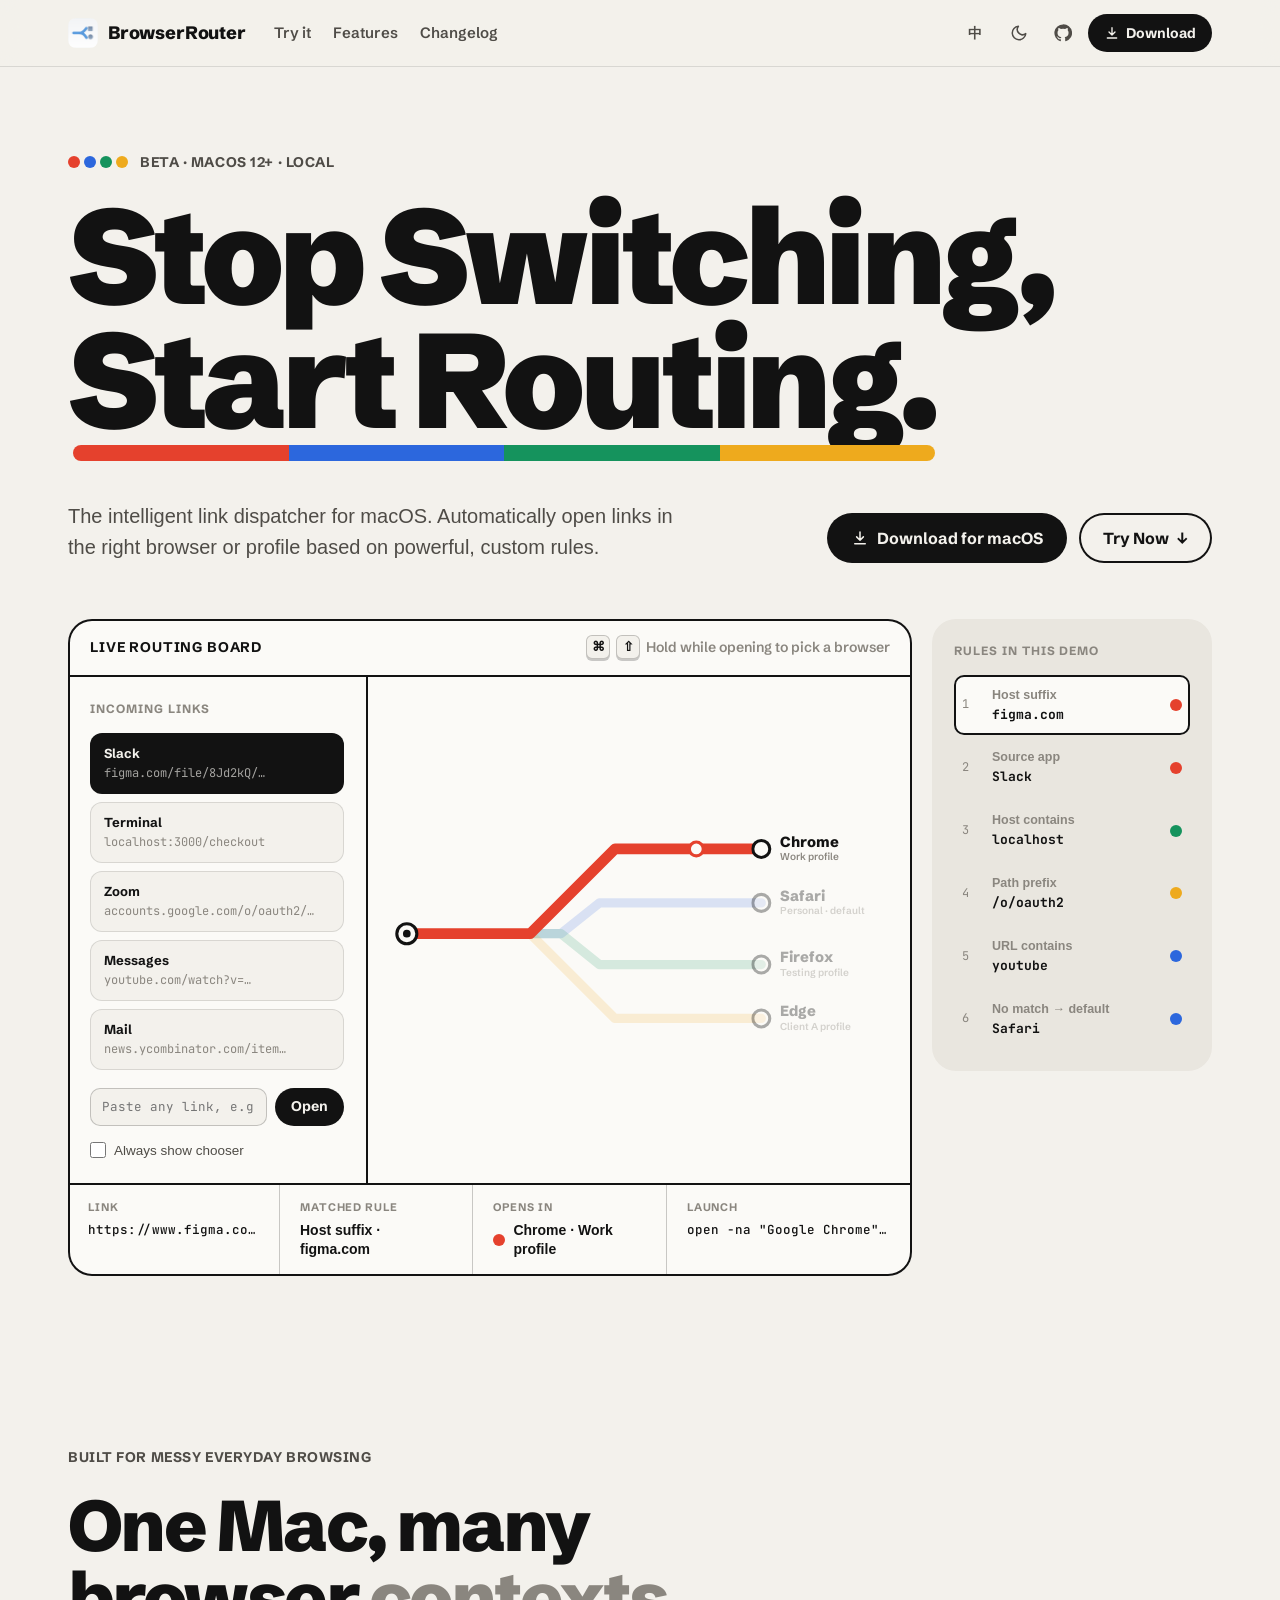
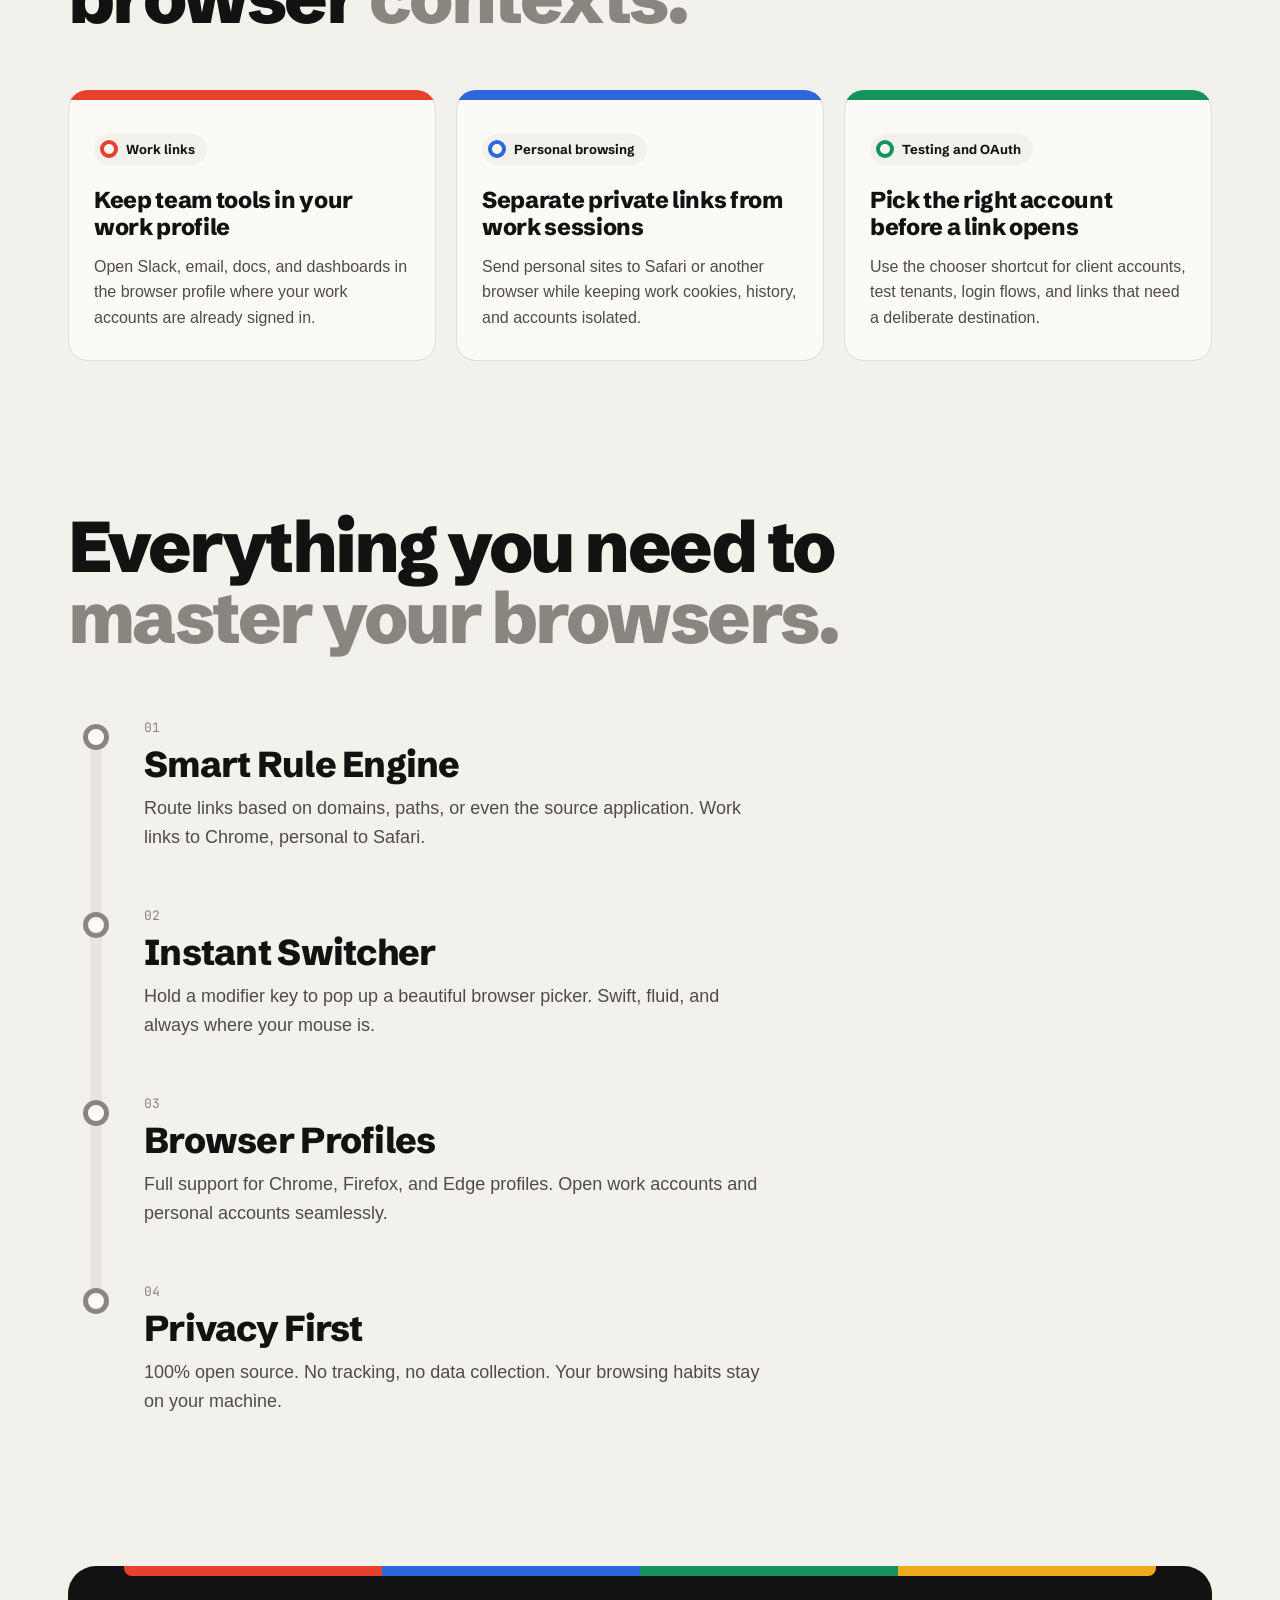
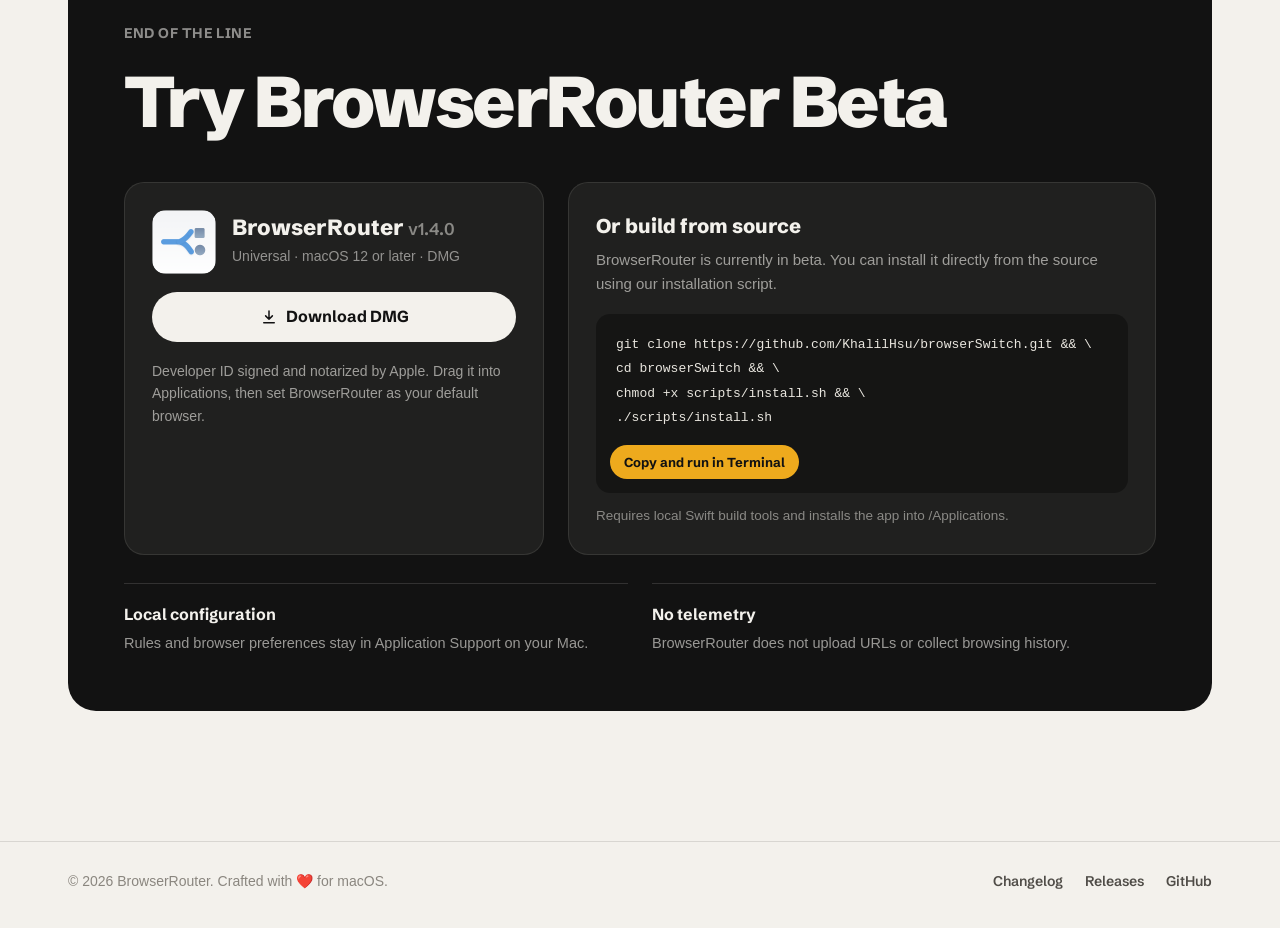
<file: index.html>
<!DOCTYPE html>
<html lang="en">
<head>
  <meta charset="UTF-8">
  <meta name="viewport" content="width=device-width, initial-scale=1.0">
  <title>BrowserRouter - Route Every Link to the Right Browser on macOS</title>
  <meta name="description" content="BrowserRouter is a local-first macOS link router that opens work, personal, OAuth, and testing links in the right browser or profile using custom rules.">
  <meta name="application-name" content="BrowserRouter">
  <meta name="apple-mobile-web-app-title" content="BrowserRouter">
  <meta name="theme-color" content="#f3f1ec" media="(prefers-color-scheme: light)">
  <meta name="theme-color" content="#111113" media="(prefers-color-scheme: dark)">
  <meta name="robots" content="index, follow">
  <link rel="canonical" href="https://khalilhsu.github.io/browserSwitch/">

  <meta property="og:type" content="website">
  <meta property="og:url" content="https://khalilhsu.github.io/browserSwitch/">
  <meta property="og:site_name" content="BrowserRouter">
  <meta property="og:title" content="BrowserRouter - Route Every Link to the Right Browser on macOS">
  <meta property="og:description" content="A local-first macOS utility for opening links in the right browser or profile based on your rules. Built for work, personal, testing, and account-separated workflows.">
  <meta property="og:image" content="https://khalilhsu.github.io/browserSwitch/assets/hero.jpg">
  <meta property="og:image:width" content="1024">
  <meta property="og:image:height" content="1024">
  <meta property="og:image:alt" content="BrowserRouter routes links to Safari, Chrome, Firefox, and Edge.">

  <meta property="twitter:card" content="summary_large_image">
  <meta property="twitter:url" content="https://khalilhsu.github.io/browserSwitch/">
  <meta property="twitter:title" content="BrowserRouter - Route Every Link to the Right Browser on macOS">
  <meta property="twitter:description" content="Open work, personal, OAuth, and testing links in the right macOS browser or profile with local custom rules.">
  <meta property="twitter:image" content="https://khalilhsu.github.io/browserSwitch/assets/hero.jpg">
  <meta property="twitter:image:alt" content="BrowserRouter routes links to Safari, Chrome, Firefox, and Edge.">

  <link rel="icon" type="image/png" href="assets/app-icon.png">
  <link rel="apple-touch-icon" href="assets/app-icon.png">

  <script>
    (function () {
      var saved = null;
      try { saved = localStorage.getItem('theme'); } catch (e) {}
      if (saved === 'light' || saved === 'dark') document.documentElement.setAttribute('data-theme', saved);
    })();
  </script>
  <link rel="preconnect" href="https://fonts.googleapis.com">
  <link rel="preconnect" href="https://fonts.gstatic.com" crossorigin>
  <link href="https://fonts.googleapis.com/css2?family=Schibsted+Grotesk:wght@400;500;600;700;800;900&family=JetBrains+Mono:wght@400;500;700&display=swap" rel="stylesheet">
  <link rel="stylesheet" href="style.css?v=40">
  <script type="application/ld+json">
  {
    "@context": "https://schema.org",
    "@type": "SoftwareApplication",
    "name": "BrowserRouter",
    "applicationCategory": "UtilitiesApplication",
    "operatingSystem": "macOS 12 or newer",
    "description": "A local-first macOS utility that routes links to the right browser or browser profile using custom rules.",
    "url": "https://khalilhsu.github.io/browserSwitch/",
    "codeRepository": "https://github.com/KhalilHsu/browserSwitch",
    "license": "https://github.com/KhalilHsu/browserSwitch/blob/main/LICENSE",
    "softwareVersion": "1.4.0"
  }
  </script>
</head>

<body>
  <header class="nav">
    <div class="wrap nav-inner">
      <a href="#top" class="brand">
        <img src="assets/app-icon.png" alt="" width="30" height="30">
        <span>BrowserRouter</span>
      </a>
      <nav class="nav-links">
        <a href="#board" data-i18n="nav-demo">Try it</a>
        <a href="#features" data-i18n="nav-features">Features</a>
        <a href="changelog.html" data-i18n="nav-changelog">Changelog</a>
      </nav>
      <div class="nav-tools">
        <button type="button" class="tool" id="lang-toggle" aria-label="Switch language">中</button>
        <button type="button" class="tool" id="theme-toggle" aria-label="Toggle theme">
          <svg class="i-moon" width="18" height="18" viewBox="0 0 24 24" fill="none" stroke="currentColor" stroke-width="2" stroke-linecap="round" stroke-linejoin="round"><path d="M21 12.8A9 9 0 1 1 11.2 3a7 7 0 0 0 9.8 9.8Z"/></svg>
          <svg class="i-sun" width="18" height="18" viewBox="0 0 24 24" fill="none" stroke="currentColor" stroke-width="2" stroke-linecap="round"><circle cx="12" cy="12" r="4.5"/><path d="M12 1.5v2.5M12 20v2.5M4.6 4.6l1.8 1.8M17.6 17.6l1.8 1.8M1.5 12H4M20 12h2.5M4.6 19.4l1.8-1.8M17.6 6.4l1.8-1.8"/></svg>
        </button>
        <a class="tool" href="https://github.com/KhalilHsu/browserSwitch" target="_blank" rel="noopener noreferrer" aria-label="GitHub">
          <svg width="18" height="18" viewBox="0 0 24 24" fill="currentColor"><path d="M12 .5a11.5 11.5 0 0 0-3.64 22.41c.58.1.79-.25.79-.56v-2c-3.2.7-3.88-1.37-3.88-1.37-.52-1.33-1.28-1.69-1.28-1.69-1.05-.72.08-.7.08-.7 1.16.08 1.77 1.19 1.77 1.19 1.03 1.77 2.7 1.26 3.36.96.1-.75.4-1.26.73-1.55-2.55-.29-5.24-1.28-5.24-5.68 0-1.26.45-2.28 1.19-3.08-.12-.29-.52-1.46.11-3.05 0 0 .97-.31 3.17 1.18a11 11 0 0 1 5.77 0c2.2-1.49 3.17-1.18 3.17-1.18.63 1.59.23 2.76.11 3.05.74.8 1.19 1.82 1.19 3.08 0 4.41-2.69 5.38-5.26 5.67.41.36.78 1.06.78 2.14v3.17c0 .31.21.67.8.56A11.5 11.5 0 0 0 12 .5Z"/></svg>
        </a>
        <a class="btn btn-ink btn-sm" href="https://github.com/KhalilHsu/browserSwitch/releases/download/v1.4.0/BrowserRouter-1.4.0.dmg" data-release-link>
          <svg width="16" height="16" viewBox="0 0 24 24" fill="none" stroke="currentColor" stroke-width="2" stroke-linecap="round" stroke-linejoin="round"><path d="M12 4v11m0 0-4.5-4.5M12 15l4.5-4.5M5 19.5h14"/></svg>
          <span data-i18n="nav-download">Download</span>
        </a>
      </div>
    </div>
  </header>

  <main id="top">
    <!-- Hero -->
    <section class="hero wrap">
      <p class="kicker"><span class="line-dots" aria-hidden="true"><i class="c-red"></i><i class="c-blue"></i><i class="c-green"></i><i class="c-yellow"></i></span><span data-i18n="hero-tag">Beta · macOS 12+ · Local</span></p>
      <h1 class="hero-title">
        <span class="ht-a" data-i18n="hero-title">Stop Switching,</span>
        <span class="ht-b" data-i18n="hero-title-gradient">Start Routing.</span>
      </h1>
      <div class="hero-foot">
        <p class="lead" data-i18n="hero-desc">The intelligent link dispatcher for macOS. Automatically open links in the right browser or profile based on powerful, custom rules.</p>
        <div class="hero-ctas">
          <a class="btn btn-ink" href="https://github.com/KhalilHsu/browserSwitch/releases/download/v1.4.0/BrowserRouter-1.4.0.dmg" data-release-link>
            <svg width="18" height="18" viewBox="0 0 24 24" fill="none" stroke="currentColor" stroke-width="2" stroke-linecap="round" stroke-linejoin="round"><path d="M12 4v11m0 0-4.5-4.5M12 15l4.5-4.5M5 19.5h14"/></svg>
            <span data-i18n="hero-download">Download for macOS</span>
          </a>
          <a class="btn btn-line" href="#board"><span data-i18n="hero-cta">Try Now</span> <span aria-hidden="true">↓</span></a>
        </div>
      </div>
    </section>

    <!-- Routing board -->
    <section class="board-wrap wrap" id="board">
      <div class="board">
        <div class="board-head">
          <span class="board-title" data-i18n="board-title">Live routing board</span>
          <span class="board-status" id="chooser-status">
            <kbd>⌘</kbd><kbd>⇧</kbd> <span data-i18n="board-chooser-hint">Hold while opening to pick a browser</span>
          </span>
        </div>

        <div class="board-body">
          <div class="board-left">
            <p class="board-label" data-i18n="board-incoming">Incoming links</p>
            <div class="chips" id="chips">
              <button type="button" class="chip" data-app="Slack" data-url="https://www.figma.com/file/8Jd2kQ/onboarding-v3"><span class="chip-app">Slack</span><span class="chip-url">figma.com/file/8Jd2kQ/…</span></button>
              <button type="button" class="chip" data-app="Terminal" data-url="http://localhost:3000/checkout?debug=1"><span class="chip-app">Terminal</span><span class="chip-url">localhost:3000/checkout</span></button>
              <button type="button" class="chip" data-app="Zoom" data-url="https://accounts.google.com/o/oauth2/v2/auth?client_id=acme"><span class="chip-app">Zoom</span><span class="chip-url">accounts.google.com/o/oauth2/…</span></button>
              <button type="button" class="chip" data-app="Messages" data-url="https://www.youtube.com/watch?v=dQw4w9WgXcQ"><span class="chip-app">Messages</span><span class="chip-url">youtube.com/watch?v=…</span></button>
              <button type="button" class="chip" data-app="Mail" data-url="https://news.ycombinator.com/item?id=4012"><span class="chip-app">Mail</span><span class="chip-url">news.ycombinator.com/item…</span></button>
            </div>
            <form class="url-form" id="url-form" autocomplete="off">
              <label class="sr-only" for="url-input" data-i18n="board-input-label">Paste any link</label>
              <input id="url-input" type="text" inputmode="url" spellcheck="false" placeholder="https://" data-i18n-placeholder="board-input-ph">
              <button type="submit" class="btn btn-ink btn-sm" data-i18n="board-open">Open</button>
            </form>
            <label class="always">
              <input type="checkbox" id="always-chooser">
              <span data-i18n="board-always">Always show chooser</span>
            </label>
          </div>

          <div class="board-map">
            <svg id="route-map" viewBox="0 0 680 360" role="img" aria-label="Route map">
              <g class="rails">
                <path id="r-work" class="rail c-red" d="M40 180 H200 L310 70 H500"/>
                <path id="r-personal" class="rail c-blue" d="M40 180 H240 L290 140 H500"/>
                <path id="r-testing" class="rail c-green" d="M40 180 H240 L290 220 H500"/>
                <path id="r-client" class="rail c-yellow" d="M40 180 H200 L310 290 H500"/>
              </g>
              <circle class="origin" cx="40" cy="180" r="13"/>
              <circle class="origin-core" cx="40" cy="180" r="5"/>
              <g class="stations">
                <g class="station" data-route="work" transform="translate(500 70)"><circle r="11"/><text x="24" y="-3" class="st-name">Chrome</text><text x="24" y="15" class="st-sub" data-i18n="st-work">Work profile</text></g>
                <g class="station" data-route="personal" transform="translate(500 140)"><circle r="11"/><text x="24" y="-3" class="st-name">Safari</text><text x="24" y="15" class="st-sub" data-i18n="st-personal">Personal · default</text></g>
                <g class="station" data-route="testing" transform="translate(500 220)"><circle r="11"/><text x="24" y="-3" class="st-name">Firefox</text><text x="24" y="15" class="st-sub" data-i18n="st-testing">Testing profile</text></g>
                <g class="station" data-route="client" transform="translate(500 290)"><circle r="11"/><text x="24" y="-3" class="st-name">Edge</text><text x="24" y="15" class="st-sub" data-i18n="st-client">Client A profile</text></g>
              </g>
              <circle id="train" class="train" r="9" cx="40" cy="180"/>
            </svg>
          </div>
        </div>

        <div class="board-result" id="result" aria-live="polite">
          <div class="res-col">
            <span class="res-k" data-i18n="res-link">Link</span>
            <span class="res-v mono" id="res-url">—</span>
          </div>
          <div class="res-col">
            <span class="res-k" data-i18n="res-rule">Matched rule</span>
            <span class="res-v" id="res-rule">—</span>
          </div>
          <div class="res-col">
            <span class="res-k" data-i18n="res-dest">Opens in</span>
            <span class="res-v" id="res-dest">—</span>
          </div>
          <div class="res-col res-cmd">
            <span class="res-k" data-i18n="res-args">Launch</span>
            <code class="res-v mono" id="res-args">—</code>
          </div>
        </div>

        <!-- Chooser popover -->
        <div class="chooser" id="chooser" role="menu" hidden>
          <p class="chooser-url mono" id="chooser-url"></p>
          <button type="button" role="menuitem" data-route="work"><i class="c-red"></i>Chrome <span data-i18n="st-work">Work profile</span></button>
          <button type="button" role="menuitem" data-route="personal"><i class="c-blue"></i>Safari <span data-i18n="st-personal">Personal · default</span></button>
          <button type="button" role="menuitem" data-route="testing"><i class="c-green"></i>Firefox <span data-i18n="st-testing">Testing profile</span></button>
          <button type="button" role="menuitem" data-route="client"><i class="c-yellow"></i>Edge <span data-i18n="st-client">Client A profile</span></button>
        </div>
      </div>

      <div class="rules">
        <p class="board-label" data-i18n="rules-title">Rules in this demo</p>
        <ol class="rule-list">
          <li><span class="rt" data-i18n="rule-host-suffix">Host suffix</span><code>figma.com</code><i class="c-red"></i></li>
          <li><span class="rt" data-i18n="rule-source">Source app</span><code>Slack</code><i class="c-red"></i></li>
          <li><span class="rt" data-i18n="rule-host-contains">Host contains</span><code>localhost</code><i class="c-green"></i></li>
          <li><span class="rt" data-i18n="rule-path">Path prefix</span><code>/o/oauth2</code><i class="c-yellow"></i></li>
          <li><span class="rt" data-i18n="rule-url">URL contains</span><code>youtube</code><i class="c-blue"></i></li>
          <li><span class="rt" data-i18n="rule-default">No match → default</span><code>Safari</code><i class="c-blue"></i></li>
        </ol>
      </div>
    </section>

    <!-- Use cases -->
    <section class="section wrap" aria-labelledby="use-cases-title">
      <p class="kicker" data-i18n="use-kicker">Built for messy everyday browsing</p>
      <h2 id="use-cases-title" class="h2"><span data-i18n="use-title">One Mac, many browser</span> <span class="hl" data-i18n="use-title-gradient">contexts.</span></h2>
      <div class="lines">
        <article class="line-card" style="--c: var(--red)">
          <span class="line-tag"><i></i><span data-i18n="use1-label">Work links</span></span>
          <h3 data-i18n="use1-title">Keep team tools in your work profile</h3>
          <p data-i18n="use1-desc">Open Slack, email, docs, and dashboards in the browser profile where your work accounts are already signed in.</p>
        </article>
        <article class="line-card" style="--c: var(--blue)">
          <span class="line-tag"><i></i><span data-i18n="use2-label">Personal browsing</span></span>
          <h3 data-i18n="use2-title">Separate private links from work sessions</h3>
          <p data-i18n="use2-desc">Send personal sites to Safari or another browser while keeping work cookies, history, and accounts isolated.</p>
        </article>
        <article class="line-card" style="--c: var(--green)">
          <span class="line-tag"><i></i><span data-i18n="use3-label">Testing and OAuth</span></span>
          <h3 data-i18n="use3-title">Pick the right account before a link opens</h3>
          <p data-i18n="use3-desc">Use the chooser shortcut for client accounts, test tenants, login flows, and links that need a deliberate destination.</p>
        </article>
      </div>
    </section>

    <!-- Features as a transit line -->
    <section class="section wrap" id="features">
      <h2 class="h2"><span data-i18n="feature-title">Everything you need to</span> <span class="hl" data-i18n="feature-title-gradient">master your browsers.</span></h2>
      <ol class="stops" id="stops">
        <li class="stop">
          <span class="stop-no">01</span>
          <div>
            <h3 data-i18n="feat1-title">Smart Rule Engine</h3>
            <p data-i18n="feat1-desc">Route links based on domains, paths, or even the source application. Work links to Chrome, personal to Safari.</p>
          </div>
        </li>
        <li class="stop">
          <span class="stop-no">02</span>
          <div>
            <h3 data-i18n="feat2-title">Instant Switcher</h3>
            <p data-i18n="feat2-desc">Hold a modifier key to pop up a beautiful browser picker. Swift, fluid, and always where your mouse is.</p>
          </div>
        </li>
        <li class="stop">
          <span class="stop-no">03</span>
          <div>
            <h3 data-i18n="feat4-title">Browser Profiles</h3>
            <p data-i18n="feat4-desc">Full support for Chrome, Firefox, and Edge profiles. Open work accounts and personal accounts seamlessly.</p>
          </div>
        </li>
        <li class="stop">
          <span class="stop-no">04</span>
          <div>
            <h3 data-i18n="feat3-title">Privacy First</h3>
            <p data-i18n="feat3-desc">100% open source. No tracking, no data collection. Your browsing habits stay on your machine.</p>
          </div>
        </li>
      </ol>
    </section>

    <!-- Install -->
    <section class="section wrap" id="try-beta">
      <div class="terminus">
        <div class="terminus-head">
          <p class="kicker kicker-light"><span data-i18n="terminus-kicker">End of the line</span></p>
          <h2 class="h2" data-i18n="cta-title">Try BrowserRouter Beta</h2>
        </div>
        <div class="terminus-grid">
          <div class="dl">
            <img src="assets/app-icon.png" alt="" width="64" height="64">
            <div>
              <p class="dl-name">BrowserRouter <span data-release-version>v1.4.0</span></p>
              <p class="dl-meta"><span data-i18n="dl-meta">Universal · macOS 12 or later</span> · <span data-release-size>DMG</span></p>
            </div>
            <a class="btn btn-paper" href="https://github.com/KhalilHsu/browserSwitch/releases/download/v1.4.0/BrowserRouter-1.4.0.dmg" data-release-link>
              <svg width="18" height="18" viewBox="0 0 24 24" fill="none" stroke="currentColor" stroke-width="2" stroke-linecap="round" stroke-linejoin="round"><path d="M12 4v11m0 0-4.5-4.5M12 15l4.5-4.5M5 19.5h14"/></svg>
              <span data-i18n="dl-btn">Download DMG</span>
            </a>
            <p class="dl-note" data-i18n="dl-note">Developer ID signed and notarized by Apple. Drag it into Applications, then set BrowserRouter as your default browser.</p>
          </div>
          <div class="src">
            <p class="src-title" data-i18n="src-title">Or build from source</p>
            <p class="src-desc" data-i18n="cta-desc">BrowserRouter is currently in beta. You can install it directly from the source using our installation script.</p>
            <div class="code">
              <pre><code id="install-cmd">git clone https://github.com/KhalilHsu/browserSwitch.git && \
cd browserSwitch && \
chmod +x scripts/install.sh && \
./scripts/install.sh</code></pre>
              <button type="button" class="copy" id="copy-terminal-btn" data-i18n="cta-btn">Copy and run in Terminal</button>
            </div>
            <p class="src-hint" data-i18n="install1-desc">Requires local Swift build tools and installs the app into /Applications.</p>
          </div>
        </div>
        <ul class="facts">
          <li><strong data-i18n="install2-title">Local configuration</strong><span data-i18n="install2-desc">Rules and browser preferences stay in Application Support on your Mac.</span></li>
          <li><strong data-i18n="install3-title">No telemetry</strong><span data-i18n="install3-desc">BrowserRouter does not upload URLs or collect browsing history.</span></li>
        </ul>
      </div>
    </section>
  </main>

  <footer class="footer">
    <div class="wrap footer-inner">
      <p data-i18n="footer-text">&copy; 2026 BrowserRouter. Crafted with ❤️ for macOS.</p>
      <nav>
        <a href="changelog.html" data-i18n="nav-changelog">Changelog</a>
        <a href="https://github.com/KhalilHsu/browserSwitch/releases" target="_blank" rel="noopener noreferrer">Releases</a>
        <a href="https://github.com/KhalilHsu/browserSwitch" target="_blank" rel="noopener noreferrer">GitHub</a>
      </nav>
    </div>
  </footer>

  <script src="i18n.js?v=40"></script>
  <script src="script.js?v=40"></script>
</body>
</html>
</file>
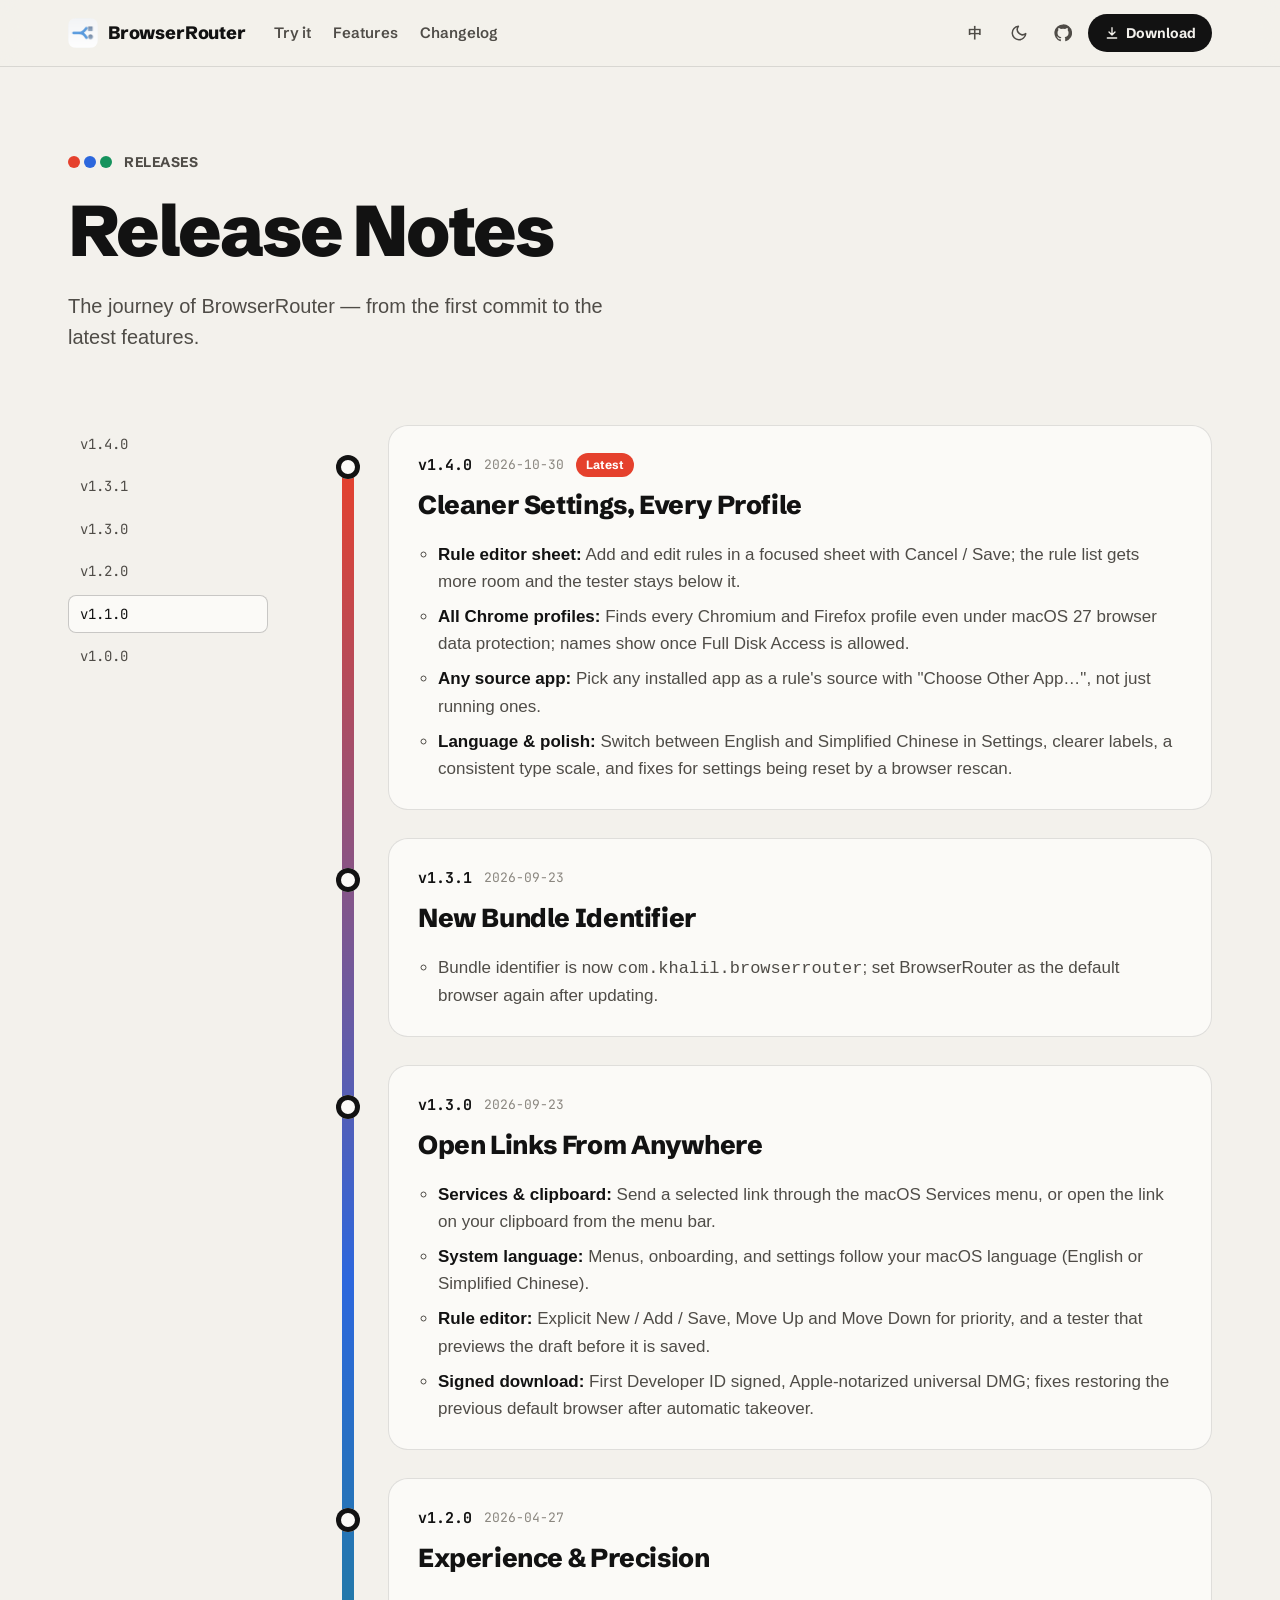
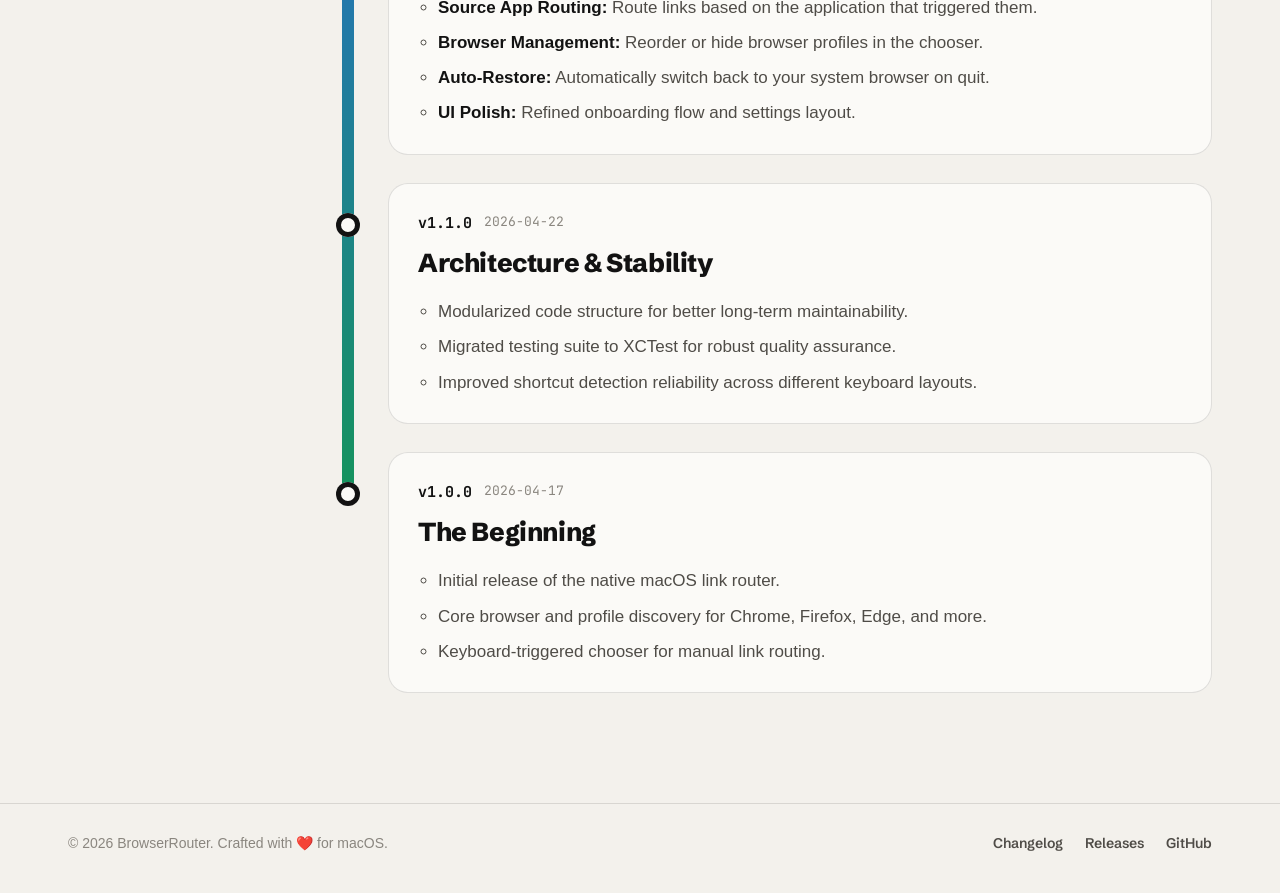
<file: changelog.html>
<!DOCTYPE html>
<html lang="en">
<head>
  <meta charset="UTF-8">
  <meta name="viewport" content="width=device-width, initial-scale=1.0">
  <title>Changelog - BrowserRouter</title>
  <meta name="description" content="Release notes and version history for BrowserRouter.">
  <meta name="theme-color" content="#f3f1ec" media="(prefers-color-scheme: light)">
  <meta name="theme-color" content="#111113" media="(prefers-color-scheme: dark)">
  <link rel="icon" type="image/png" href="assets/app-icon.png">
  <script>
    (function () {
      var saved = null;
      try { saved = localStorage.getItem('theme'); } catch (e) {}
      if (saved === 'light' || saved === 'dark') document.documentElement.setAttribute('data-theme', saved);
    })();
  </script>
  <link rel="preconnect" href="https://fonts.googleapis.com">
  <link rel="preconnect" href="https://fonts.gstatic.com" crossorigin>
  <link href="https://fonts.googleapis.com/css2?family=Schibsted+Grotesk:wght@400;500;600;700;800;900&family=JetBrains+Mono:wght@400;500;700&display=swap" rel="stylesheet">
  <link rel="stylesheet" href="style.css?v=40">
</head>

<body>
  <header class="nav">
    <div class="wrap nav-inner">
      <a href="index.html" class="brand">
        <img src="assets/app-icon.png" alt="" width="30" height="30">
        <span>BrowserRouter</span>
      </a>
      <nav class="nav-links">
        <a href="index.html#board" data-i18n="nav-demo">Try it</a>
        <a href="index.html#features" data-i18n="nav-features">Features</a>
        <a href="changelog.html" data-i18n="nav-changelog">Changelog</a>
      </nav>
      <div class="nav-tools">
        <button type="button" class="tool" id="lang-toggle" aria-label="Switch language">中</button>
        <button type="button" class="tool" id="theme-toggle" aria-label="Toggle theme">
          <svg class="i-moon" width="18" height="18" viewBox="0 0 24 24" fill="none" stroke="currentColor" stroke-width="2" stroke-linecap="round" stroke-linejoin="round"><path d="M21 12.8A9 9 0 1 1 11.2 3a7 7 0 0 0 9.8 9.8Z"/></svg>
          <svg class="i-sun" width="18" height="18" viewBox="0 0 24 24" fill="none" stroke="currentColor" stroke-width="2" stroke-linecap="round"><circle cx="12" cy="12" r="4.5"/><path d="M12 1.5v2.5M12 20v2.5M4.6 4.6l1.8 1.8M17.6 17.6l1.8 1.8M1.5 12H4M20 12h2.5M4.6 19.4l1.8-1.8M17.6 6.4l1.8-1.8"/></svg>
        </button>
        <a class="tool" href="https://github.com/KhalilHsu/browserSwitch" target="_blank" rel="noopener noreferrer" aria-label="GitHub">
          <svg width="18" height="18" viewBox="0 0 24 24" fill="currentColor"><path d="M12 .5a11.5 11.5 0 0 0-3.64 22.41c.58.1.79-.25.79-.56v-2c-3.2.7-3.88-1.37-3.88-1.37-.52-1.33-1.28-1.69-1.28-1.69-1.05-.72.08-.7.08-.7 1.16.08 1.77 1.19 1.77 1.19 1.03 1.77 2.7 1.26 3.36.96.1-.75.4-1.26.73-1.55-2.55-.29-5.24-1.28-5.24-5.68 0-1.26.45-2.28 1.19-3.08-.12-.29-.52-1.46.11-3.05 0 0 .97-.31 3.17 1.18a11 11 0 0 1 5.77 0c2.2-1.49 3.17-1.18 3.17-1.18.63 1.59.23 2.76.11 3.05.74.8 1.19 1.82 1.19 3.08 0 4.41-2.69 5.38-5.26 5.67.41.36.78 1.06.78 2.14v3.17c0 .31.21.67.8.56A11.5 11.5 0 0 0 12 .5Z"/></svg>
        </a>
        <a class="btn btn-ink btn-sm" href="https://github.com/KhalilHsu/browserSwitch/releases/download/v1.4.0/BrowserRouter-1.4.0.dmg" data-release-link>
          <svg width="16" height="16" viewBox="0 0 24 24" fill="none" stroke="currentColor" stroke-width="2" stroke-linecap="round" stroke-linejoin="round"><path d="M12 4v11m0 0-4.5-4.5M12 15l4.5-4.5M5 19.5h14"/></svg>
          <span data-i18n="nav-download">Download</span>
        </a>
      </div>
    </div>
  </header>

  <main id="top">
    <section class="cl-hero wrap">
      <p class="kicker"><span class="line-dots" aria-hidden="true"><i class="c-red"></i><i class="c-blue"></i><i class="c-green"></i></span><span data-i18n="releases-title">Releases</span></p>
      <h1 class="h2" data-i18n="changelog-hero-title">Release Notes</h1>
      <p class="lead" data-i18n="changelog-hero-desc">The journey of BrowserRouter — from the first commit to the latest features.</p>
    </section>

    <section class="cl-layout wrap">
      <nav class="cl-side" aria-label="Versions">
        <a href="#v1-4-0" class="is-current">v1.4.0</a>
        <a href="#v1-3-1">v1.3.1</a>
        <a href="#v1-3-0">v1.3.0</a>
        <a href="#v1-2-0">v1.2.0</a>
        <a href="#v1-1-0">v1.1.0</a>
        <a href="#v1-0-0">v1.0.0</a>
      </nav>
      <ol class="cl-line">
        <li class="cl-item" id="v1-4-0">
          <div class="cl-meta"><span class="cl-ver">v1.4.0</span><span class="cl-date">2026-10-30</span><span class="cl-badge" data-i18n="badge-latest">Latest</span></div>
          <h3 data-i18n="v140-title">Cleaner Settings, Every Profile</h3>
          <ul>
            <li data-i18n="v140-f1"><b>Rule editor sheet:</b> Add and edit rules in a focused sheet with Cancel / Save; the rule list gets more room and the tester stays below it.</li>
            <li data-i18n="v140-f2"><b>All Chrome profiles:</b> Finds every Chromium and Firefox profile even under macOS 27 browser data protection; names show once Full Disk Access is allowed.</li>
            <li data-i18n="v140-f3"><b>Any source app:</b> Pick any installed app as a rule's source with "Choose Other App…", not just running ones.</li>
            <li data-i18n="v140-f4"><b>Language &amp; polish:</b> Switch between English and Simplified Chinese in Settings, clearer labels, a consistent type scale, and fixes for settings being reset by a browser rescan.</li>
          </ul>
        </li>
        <li class="cl-item" id="v1-3-1">
          <div class="cl-meta"><span class="cl-ver">v1.3.1</span><span class="cl-date">2026-09-23</span></div>
          <h3 data-i18n="v131-title">New Bundle Identifier</h3>
          <ul>
            <li data-i18n="v131-f1">Bundle identifier is now <code>com.khalil.browserrouter</code>; set BrowserRouter as the default browser again after updating.</li>
          </ul>
        </li>
        <li class="cl-item" id="v1-3-0">
          <div class="cl-meta"><span class="cl-ver">v1.3.0</span><span class="cl-date">2026-09-23</span></div>
          <h3 data-i18n="v130-title">Open Links From Anywhere</h3>
          <ul>
            <li data-i18n="v130-f1"><b>Services &amp; clipboard:</b> Send a selected link through the macOS Services menu, or open the link on your clipboard from the menu bar.</li>
            <li data-i18n="v130-f2"><b>System language:</b> Menus, onboarding, and settings follow your macOS language (English or Simplified Chinese).</li>
            <li data-i18n="v130-f3"><b>Rule editor:</b> Explicit New / Add / Save, Move Up and Move Down for priority, and a tester that previews the draft before it is saved.</li>
            <li data-i18n="v130-f4"><b>Signed download:</b> First Developer ID signed, Apple-notarized universal DMG; fixes restoring the previous default browser after automatic takeover.</li>
          </ul>
        </li>
        <li class="cl-item" id="v1-2-0">
          <div class="cl-meta"><span class="cl-ver">v1.2.0</span><span class="cl-date">2026-04-27</span></div>
          <h3 data-i18n="v120-title">Experience &amp; Precision</h3>
          <ul>
            <li data-i18n="v120-f1"><b>Source App Routing:</b> Route links based on the application that triggered them.</li>
            <li data-i18n="v120-f2"><b>Browser Management:</b> Reorder or hide browser profiles in the chooser.</li>
            <li data-i18n="v120-f3"><b>Auto-Restore:</b> Automatically switch back to your system browser on quit.</li>
            <li data-i18n="v120-f4"><b>UI Polish:</b> Refined onboarding and settings window layout.</li>
          </ul>
        </li>
        <li class="cl-item" id="v1-1-0">
          <div class="cl-meta"><span class="cl-ver">v1.1.0</span><span class="cl-date">2026-04-22</span></div>
          <h3 data-i18n="v110-title">Architecture &amp; Stability</h3>
          <ul>
            <li data-i18n="v110-f1">Modularized code structure for better long-term maintainability.</li>
            <li data-i18n="v110-f2">Migrated testing suite to XCTest for robust quality assurance.</li>
            <li data-i18n="v110-f3">Improved shortcut detection reliability across different keyboard layouts.</li>
          </ul>
        </li>
        <li class="cl-item" id="v1-0-0">
          <div class="cl-meta"><span class="cl-ver">v1.0.0</span><span class="cl-date">2026-04-17</span></div>
          <h3 data-i18n="v100-title">The Beginning</h3>
          <ul>
            <li data-i18n="v100-f1">Initial release of the native macOS link router.</li>
            <li data-i18n="v100-f2">Core browser and profile discovery for Chrome, Firefox, Edge, and more.</li>
            <li data-i18n="v100-f3">Keyboard-triggered chooser for manual link routing.</li>
          </ul>
        </li>
      </ol>
    </section>
  </main>

  <footer class="footer">
    <div class="wrap footer-inner">
      <p data-i18n="footer-text">&copy; 2026 BrowserRouter. Crafted with ❤️ for macOS.</p>
      <nav>
        <a href="changelog.html" data-i18n="nav-changelog">Changelog</a>
        <a href="https://github.com/KhalilHsu/browserSwitch/releases" target="_blank" rel="noopener noreferrer">Releases</a>
        <a href="https://github.com/KhalilHsu/browserSwitch" target="_blank" rel="noopener noreferrer">GitHub</a>
      </nav>
    </div>
  </footer>

  <script src="i18n.js?v=40"></script>
  <script src="script.js?v=40"></script>
</body>
</html>
</file>
<file: style.css>
/* BrowserRouter — transit-map inspired site.
   Each browser profile is a "line"; links are trains routed by rules. */

:root {
  --paper: #f3f1ec;
  --paper-2: #e9e6df;
  --card: #fbfaf7;
  --ink: #121212;
  --ink-2: #4f4c47;
  --ink-3: #8a867f;
  --rule: rgba(18, 18, 18, 0.12);
  --rule-strong: rgba(18, 18, 18, 0.22);
  --red: #e5412d;
  --blue: #2c67dd;
  --green: #15935d;
  --yellow: #eeaa1d;
  --btn: #121212;
  --btn-ink: #f3f1ec;
  --term: #121212;
  --term-ink: #f3f1ec;
  --display: "Schibsted Grotesk", -apple-system, BlinkMacSystemFont, "PingFang SC", "Helvetica Neue", sans-serif;
  --text: -apple-system, BlinkMacSystemFont, "SF Pro Text", "PingFang SC", "Helvetica Neue", Arial, sans-serif;
  --mono: "JetBrains Mono", ui-monospace, "SF Mono", Menlo, monospace;
  color-scheme: light;
}

:root[data-theme="dark"] {
  --paper: #111113;
  --paper-2: #1a1a1d;
  --card: #18181b;
  --ink: #f1efe9;
  --ink-2: #b4b0a8;
  --ink-3: #7c7973;
  --rule: rgba(241, 239, 233, 0.1);
  --rule-strong: rgba(241, 239, 233, 0.2);
  --red: #f25a44;
  --blue: #5287f0;
  --green: #2bb279;
  --yellow: #f5bd3d;
  --btn: #f1efe9;
  --btn-ink: #111113;
  --term: #050506;
  color-scheme: dark;
}

@media (prefers-color-scheme: dark) {
  :root:not([data-theme="light"]) {
    --paper: #111113;
    --paper-2: #1a1a1d;
    --card: #18181b;
    --ink: #f1efe9;
    --ink-2: #b4b0a8;
    --ink-3: #7c7973;
    --rule: rgba(241, 239, 233, 0.1);
    --rule-strong: rgba(241, 239, 233, 0.2);
    --red: #f25a44;
    --blue: #5287f0;
    --green: #2bb279;
    --yellow: #f5bd3d;
    --btn: #f1efe9;
    --btn-ink: #111113;
    --term: #050506;
    color-scheme: dark;
  }
}

*, *::before, *::after { box-sizing: border-box; }
html { scroll-behavior: smooth; scroll-padding-top: 84px; -webkit-text-size-adjust: 100%; }
body {
  margin: 0;
  background: var(--paper);
  color: var(--ink);
  font-family: var(--text);
  font-size: 17px;
  line-height: 1.6;
  -webkit-font-smoothing: antialiased;
  overflow-x: hidden;
}
img, svg { display: block; }
a { color: inherit; text-decoration: none; }
button { font: inherit; color: inherit; background: none; border: 0; padding: 0; cursor: pointer; }
h1, h2, h3, p { margin: 0; }
[hidden] { display: none !important; }
:focus-visible { outline: 2px solid var(--blue); outline-offset: 3px; border-radius: 6px; }
.sr-only { position: absolute; width: 1px; height: 1px; overflow: hidden; clip: rect(0 0 0 0); white-space: nowrap; }
.mono { font-family: var(--mono); }

.c-red { --c: var(--red); }
.c-blue { --c: var(--blue); }
.c-green { --c: var(--green); }
.c-yellow { --c: var(--yellow); }

.wrap { width: 100%; max-width: 1200px; margin: 0 auto; padding-inline: 28px; }

/* ---------- Buttons ---------- */
.btn {
  display: inline-flex;
  align-items: center;
  justify-content: center;
  gap: 8px;
  height: 50px;
  padding: 0 24px;
  border-radius: 999px;
  font-family: var(--display);
  font-size: 16px;
  font-weight: 700;
  white-space: nowrap;
  transition: transform 0.15s ease, background-color 0.2s ease, box-shadow 0.2s ease;
}
.btn:active { transform: translateY(1px); }
.btn-ink { background: var(--btn); color: var(--btn-ink); }
.btn-ink:hover { box-shadow: 0 0 0 4px var(--rule); }
.btn-line { box-shadow: inset 0 0 0 2px var(--ink); }
.btn-line:hover { background: var(--ink); color: var(--paper); }
.btn-paper { background: var(--paper); color: var(--ink); }
.btn-paper:hover { box-shadow: 0 0 0 4px rgba(255, 255, 255, 0.18); }
.btn-sm { height: 38px; padding: 0 16px; font-size: 14px; gap: 6px; }

/* ---------- Nav ---------- */
.nav {
  position: sticky;
  top: 0;
  z-index: 40;
  background: color-mix(in srgb, var(--paper) 86%, transparent);
  backdrop-filter: blur(14px) saturate(160%);
  -webkit-backdrop-filter: blur(14px) saturate(160%);
  border-bottom: 1px solid var(--rule);
}
.nav-inner { display: flex; align-items: center; gap: 28px; height: 66px; }
.brand { display: flex; align-items: center; gap: 10px; font-family: var(--display); font-weight: 800; font-size: 18px; letter-spacing: -0.01em; }
.brand img { border-radius: 8px; }
.nav-links { display: flex; gap: 22px; font-family: var(--display); font-weight: 600; font-size: 15px; color: var(--ink-2); }
.nav-links a { position: relative; padding: 4px 0; transition: color 0.2s ease; }
.nav-links a::after {
  content: "";
  position: absolute;
  left: 0;
  right: 0;
  bottom: -2px;
  height: 3px;
  border-radius: 2px;
  background: var(--red);
  transform: scaleX(0);
  transform-origin: left;
  transition: transform 0.25s ease;
}
.nav-links a:hover { color: var(--ink); }
.nav-links a:hover::after { transform: scaleX(1); }
.nav-links a:nth-child(2)::after { background: var(--blue); }
.nav-links a:nth-child(3)::after { background: var(--green); }
.nav-tools { display: flex; align-items: center; gap: 6px; margin-left: auto; }
.tool {
  display: grid;
  place-items: center;
  min-width: 38px;
  height: 38px;
  padding: 0 8px;
  border-radius: 999px;
  font-family: var(--display);
  font-weight: 700;
  font-size: 14px;
  color: var(--ink-2);
  transition: background-color 0.2s ease, color 0.2s ease;
}
.tool:hover { background: var(--paper-2); color: var(--ink); }
.i-sun { display: none; }
:root[data-theme="dark"] .i-sun { display: block; }
:root[data-theme="dark"] .i-moon { display: none; }
@media (prefers-color-scheme: dark) {
  :root:not([data-theme="light"]) .i-sun { display: block; }
  :root:not([data-theme="light"]) .i-moon { display: none; }
}

/* ---------- Hero ---------- */
.kicker {
  display: flex;
  align-items: center;
  gap: 12px;
  font-family: var(--display);
  font-weight: 700;
  font-size: 14px;
  letter-spacing: 0.04em;
  text-transform: uppercase;
  color: var(--ink-2);
  margin-bottom: 22px;
}
.line-dots { display: flex; gap: 4px; }
.line-dots i { width: 12px; height: 12px; border-radius: 50%; background: var(--c); }

.hero { padding-top: 84px; padding-bottom: 56px; }
.hero-title {
  font-family: var(--display);
  font-weight: 900;
  font-size: clamp(54px, 10.5vw, 148px);
  line-height: 0.92;
  letter-spacing: -0.045em;
}
.hero-title span { display: block; }
.ht-b { position: relative; width: fit-content; padding-bottom: 0.14em; }
.ht-b::after {
  content: "";
  position: absolute;
  left: 0.04em;
  right: 0;
  bottom: 0;
  height: 0.12em;
  border-radius: 999px;
  background: linear-gradient(90deg, var(--red) 0 25%, var(--blue) 25% 50%, var(--green) 50% 75%, var(--yellow) 75% 100%);
  transform-origin: left;
  animation: draw 1.1s cubic-bezier(0.7, 0, 0.2, 1) 0.2s both;
}
.ht-b br { display: none; }
html[lang="zh-CN"] .hero-title { letter-spacing: -0.03em; line-height: 1.02; }
@keyframes draw { from { transform: scaleX(0); } }

.hero-foot {
  display: grid;
  grid-template-columns: minmax(0, 1fr) auto;
  gap: 40px;
  align-items: end;
  margin-top: 40px;
}
.lead { font-size: 20px; line-height: 1.55; color: var(--ink-2); max-width: 620px; text-wrap: pretty; }
.hero-ctas { display: flex; gap: 12px; flex-wrap: wrap; }

/* ---------- Routing board ---------- */
.board-wrap {
  display: grid;
  grid-template-columns: minmax(0, 1fr) 280px;
  gap: 20px;
  padding-bottom: 40px;
}
.board {
  position: relative;
  border-radius: 24px;
  background: var(--card);
  box-shadow: inset 0 0 0 2px var(--ink);
  overflow: hidden;
}
.board-head {
  display: flex;
  justify-content: space-between;
  align-items: center;
  gap: 16px;
  padding: 16px 22px;
  border-bottom: 2px solid var(--ink);
  font-family: var(--display);
  font-weight: 700;
  font-size: 14px;
}
.board-title { text-transform: uppercase; letter-spacing: 0.06em; }
.board-status { display: flex; align-items: center; gap: 6px; color: var(--ink-3); font-weight: 600; transition: color 0.2s ease; }
.board-status.is-armed { color: var(--red); }
kbd {
  display: inline-grid;
  place-items: center;
  min-width: 24px;
  height: 24px;
  padding: 0 5px;
  border-radius: 6px;
  font-family: var(--text);
  font-size: 13px;
  color: var(--ink);
  background: var(--paper);
  box-shadow: inset 0 0 0 1px var(--rule-strong), 0 2px 0 var(--rule-strong);
}
.board-status.is-armed kbd { background: var(--red); color: #fff; box-shadow: none; }

.board-body { display: grid; grid-template-columns: 300px minmax(0, 1fr); }
.board-left { padding: 22px; border-right: 2px solid var(--ink); display: flex; flex-direction: column; gap: 14px; }
.board-label {
  font-family: var(--display);
  font-size: 12px;
  font-weight: 700;
  letter-spacing: 0.08em;
  text-transform: uppercase;
  color: var(--ink-3);
}
.chips { display: flex; flex-direction: column; gap: 8px; }
.chip {
  display: flex;
  flex-direction: column;
  align-items: flex-start;
  gap: 1px;
  width: 100%;
  padding: 10px 14px;
  border-radius: 12px;
  text-align: left;
  background: var(--paper);
  box-shadow: inset 0 0 0 1px var(--rule);
  transition: transform 0.15s ease, box-shadow 0.2s ease, background-color 0.2s ease;
}
.chip:hover { transform: translateX(4px); box-shadow: inset 0 0 0 1.5px var(--ink); }
.chip.is-active { background: var(--ink); color: var(--paper); box-shadow: none; }
.chip-app { font-family: var(--display); font-weight: 700; font-size: 13px; }
.chip-url { font-family: var(--mono); font-size: 12px; color: var(--ink-3); white-space: nowrap; overflow: hidden; text-overflow: ellipsis; max-width: 100%; }
.chip.is-active .chip-url { color: color-mix(in srgb, var(--paper) 65%, transparent); }

.url-form { display: flex; gap: 8px; margin-top: 4px; }
.url-form input {
  flex: 1;
  min-width: 0;
  height: 38px;
  padding: 0 12px;
  border: 0;
  border-radius: 10px;
  font-family: var(--mono);
  font-size: 12.5px;
  color: var(--ink);
  background: var(--paper);
  box-shadow: inset 0 0 0 1px var(--rule-strong);
  outline: none;
}
.url-form input:focus { box-shadow: inset 0 0 0 2px var(--ink); }
.always { display: flex; align-items: center; gap: 8px; font-size: 13.5px; color: var(--ink-2); cursor: pointer; }
.always input { width: 16px; height: 16px; accent-color: var(--red); margin: 0; }

.board-map { position: relative; padding: 18px 12px 12px 8px; display: grid; place-items: center; }
#route-map { width: 100%; height: auto; max-height: 380px; overflow: visible; }
.rail {
  fill: none;
  stroke: var(--c);
  stroke-width: 12;
  stroke-linecap: round;
  stroke-linejoin: round;
  transition: opacity 0.35s ease, stroke-width 0.35s ease;
}
.board.is-routing .rail { opacity: 0.16; }
.board.is-routing .rail.is-on { opacity: 1; stroke-width: 14; }
.origin { fill: var(--card); stroke: var(--ink); stroke-width: 4; }
.origin-core { fill: var(--ink); }
.station circle { fill: var(--card); stroke: var(--ink); stroke-width: 4; transition: r 0.25s ease, fill 0.25s ease; }
.station .st-name { font-family: var(--display); font-weight: 800; font-size: 19px; fill: var(--ink); }
.station .st-sub { font-family: var(--display); font-weight: 600; font-size: 13px; fill: var(--ink-3); }
.station { transition: opacity 0.3s ease; }
.board.is-routing .station { opacity: 0.35; }
.board.is-routing .station.is-on { opacity: 1; }
.station.is-arrived circle { fill: var(--ink); r: 13; }
.train { fill: var(--card); stroke: var(--ink); stroke-width: 4; opacity: 0; }
.board.is-routing .train { opacity: 1; }

.board-result {
  display: grid;
  grid-template-columns: 1.2fr 1.1fr 1.1fr 1.4fr;
  border-top: 2px solid var(--ink);
}
.res-col { display: flex; flex-direction: column; gap: 4px; padding: 14px 20px 16px; min-width: 0; }
.res-col + .res-col { border-left: 1px solid var(--rule-strong); }
.res-k { font-family: var(--display); font-size: 11px; font-weight: 700; letter-spacing: 0.08em; text-transform: uppercase; color: var(--ink-3); }
.res-v { font-size: 14px; font-weight: 600; line-height: 1.4; }
.res-v.mono { overflow: hidden; text-overflow: ellipsis; white-space: nowrap; }
.res-v.mono { font-size: 12.5px; font-weight: 500; }
#res-dest { display: flex; align-items: center; gap: 8px; }
#res-dest i { flex: none; width: 12px; height: 12px; border-radius: 50%; background: var(--c); }
.flash { animation: flash 0.6s ease; }
@keyframes flash { from { background: color-mix(in srgb, var(--yellow) 30%, transparent); } }

.chooser {
  position: absolute;
  z-index: 10;
  width: 240px;
  padding: 6px;
  border-radius: 12px;
  background: color-mix(in srgb, var(--card) 88%, transparent);
  backdrop-filter: blur(20px) saturate(180%);
  -webkit-backdrop-filter: blur(20px) saturate(180%);
  box-shadow: 0 0 0 1px var(--rule-strong), 0 18px 40px -10px rgba(0, 0, 0, 0.35);
  animation: pop 0.16s cubic-bezier(0.2, 1.3, 0.4, 1) both;
}
@keyframes pop { from { opacity: 0; transform: scale(0.94); } }
.chooser-url { padding: 6px 10px 8px; font-size: 11.5px; color: var(--ink-3); white-space: nowrap; overflow: hidden; text-overflow: ellipsis; border-bottom: 1px solid var(--rule); margin-bottom: 4px; }
.chooser button {
  display: flex;
  align-items: center;
  gap: 10px;
  width: 100%;
  padding: 7px 10px;
  border-radius: 7px;
  font-size: 14px;
  font-weight: 600;
  text-align: left;
}
.chooser button span { color: var(--ink-3); font-weight: 500; font-size: 13px; }
.chooser button i { width: 10px; height: 10px; border-radius: 50%; background: var(--c); }
.chooser button:hover,
.chooser button:focus-visible { background: var(--blue); color: #fff; outline: none; }
.chooser button:hover span,
.chooser button:focus-visible span { color: rgba(255, 255, 255, 0.8); }

.rules {
  border-radius: 24px;
  padding: 22px;
  background: var(--paper-2);
  align-self: start;
}
.rule-list { list-style: none; margin: 14px 0 0; padding: 0; counter-reset: r; display: grid; gap: 2px; }
.rule-list li {
  counter-increment: r;
  display: grid;
  grid-template-columns: 22px 1fr auto;
  grid-template-rows: auto auto;
  column-gap: 8px;
  align-items: center;
  padding: 10px 8px;
  border-radius: 10px;
  transition: background-color 0.25s ease;
}
.rule-list li::before {
  content: counter(r);
  grid-row: 1 / 3;
  font-family: var(--mono);
  font-size: 12px;
  color: var(--ink-3);
}
.rule-list .rt { font-size: 12.5px; color: var(--ink-3); font-weight: 600; }
.rule-list code { grid-column: 2; font-family: var(--mono); font-size: 13px; font-weight: 700; }
.rule-list i { grid-column: 3; grid-row: 1 / 3; width: 12px; height: 12px; border-radius: 50%; background: var(--c); }
.rule-list li.is-hit { background: var(--card); box-shadow: inset 0 0 0 2px var(--ink); }

/* ---------- Sections ---------- */
.section { padding-top: 130px; padding-bottom: 20px; }
.h2 {
  font-family: var(--display);
  font-weight: 850;
  font-size: clamp(38px, 5.6vw, 76px);
  line-height: 1;
  letter-spacing: -0.035em;
  max-width: 960px;
  text-wrap: balance;
}
html[lang="zh-CN"] .h2 { letter-spacing: -0.02em; line-height: 1.12; }
.hl { color: var(--ink-3); }

.lines { display: grid; grid-template-columns: repeat(3, minmax(0, 1fr)); gap: 20px; margin-top: 56px; }
.line-card {
  position: relative;
  padding: 44px 26px 30px;
  border-radius: 20px;
  background: var(--card);
  box-shadow: inset 0 0 0 1px var(--rule);
  overflow: hidden;
  transition: transform 0.3s cubic-bezier(0.2, 0.8, 0.2, 1), box-shadow 0.3s ease;
}
.line-card::before {
  content: "";
  position: absolute;
  left: 0;
  right: 0;
  top: 0;
  height: 10px;
  background: var(--c);
  transform-origin: left;
  transition: height 0.3s ease;
}
.line-card:hover { transform: translateY(-6px); box-shadow: inset 0 0 0 2px var(--ink); }
.line-card:hover::before { height: 16px; }
.line-tag {
  display: inline-flex;
  align-items: center;
  gap: 8px;
  padding: 5px 12px 5px 6px;
  border-radius: 999px;
  font-family: var(--display);
  font-weight: 700;
  font-size: 13px;
  background: var(--paper);
  margin-bottom: 22px;
}
.line-tag i { width: 18px; height: 18px; border-radius: 50%; background: var(--card); box-shadow: inset 0 0 0 4px var(--c); }
.line-card h3 { font-family: var(--display); font-weight: 800; font-size: 23px; line-height: 1.2; letter-spacing: -0.015em; margin-bottom: 12px; }
.line-card p { color: var(--ink-2); font-size: 16px; }

.stops {
  --fill: 0;
  --pad: 76px;   /* text inset */
  --cx: 28px;    /* line center, from the list's left edge */
  --track: 12px;
  --dot: 26px;
  --dot-top: 6px;
  --end: 0px;    /* distance from the list bottom to the last dot's center, set by script.js */
  position: relative;
  list-style: none;
  margin: 64px 0 0;
  padding: 0 0 0 var(--pad);
  display: grid;
  gap: 54px;
  max-width: 860px;
}
.stops::before,
.stops::after {
  content: "";
  position: absolute;
  left: calc(var(--cx) - var(--track) / 2);
  top: calc(var(--dot-top) + var(--dot) / 2);
  bottom: var(--end);
  width: var(--track);
  border-radius: 999px;
  background: var(--paper-2);
}
.stops::after {
  background: linear-gradient(180deg, var(--red), var(--blue) 40%, var(--green) 70%, var(--yellow));
  transform: scaleY(var(--fill));
  transform-origin: top;
}
.stop { position: relative; display: grid; grid-template-columns: 1fr; }
.stop::before { z-index: 1; }
.stop::before {
  content: "";
  position: absolute;
  z-index: 1;
  left: calc(var(--cx) - var(--pad) - var(--dot) / 2);
  top: var(--dot-top);
  width: var(--dot);
  height: var(--dot);
  border-radius: 50%;
  background: var(--card);
  box-shadow: inset 0 0 0 5px var(--ink-3);
  transition: box-shadow 0.3s ease, transform 0.3s ease;
}
.stop.is-passed::before { box-shadow: inset 0 0 0 5px var(--ink); transform: scale(1.12); }
.stop-no { font-family: var(--mono); font-size: 13px; color: var(--ink-3); margin-bottom: 6px; }
.stop h3 { font-family: var(--display); font-weight: 800; font-size: clamp(26px, 3vw, 36px); letter-spacing: -0.02em; line-height: 1.1; margin-bottom: 10px; }
.stop p { font-size: 18px; color: var(--ink-2); max-width: 620px; }

/* ---------- Terminus (install) ---------- */
.terminus {
  border-radius: 28px;
  padding: 56px;
  background: var(--term);
  color: var(--term-ink);
  position: relative;
  overflow: hidden;
}
.terminus::before {
  content: "";
  position: absolute;
  left: 56px;
  right: 56px;
  top: 0;
  height: 10px;
  border-radius: 0 0 8px 8px;
  background: linear-gradient(90deg, var(--red) 0 25%, var(--blue) 25% 50%, var(--green) 50% 75%, var(--yellow) 75%);
}
.kicker-light { color: rgba(243, 241, 236, 0.55); }
.terminus .h2 { color: var(--term-ink); }
.terminus-grid { display: grid; grid-template-columns: minmax(0, 5fr) minmax(0, 7fr); gap: 24px; margin-top: 44px; }
.dl, .src {
  border-radius: 20px;
  padding: 28px;
  background: rgba(243, 241, 236, 0.06);
  box-shadow: inset 0 0 0 1px rgba(243, 241, 236, 0.1);
}
.dl { display: grid; grid-template-columns: auto 1fr; gap: 18px 16px; align-content: start; }
.dl img { border-radius: 14px; }
.dl-name { font-family: var(--display); font-weight: 800; font-size: 22px; }
.dl-name span { color: rgba(243, 241, 236, 0.5); font-weight: 600; font-size: 17px; }
.dl-meta { font-size: 14px; color: rgba(243, 241, 236, 0.55); }
.dl .btn { grid-column: 1 / -1; }
.dl-note { grid-column: 1 / -1; font-size: 14px; color: rgba(243, 241, 236, 0.6); }
.src-title { font-family: var(--display); font-weight: 800; font-size: 20px; margin-bottom: 6px; }
.src-desc { font-size: 15px; color: rgba(243, 241, 236, 0.6); margin-bottom: 18px; }
.code { position: relative; border-radius: 14px; background: rgba(0, 0, 0, 0.35); overflow: hidden; }
.code pre { margin: 0; padding: 18px 20px 64px; overflow-x: auto; font-family: var(--mono); font-size: 13px; line-height: 1.8; color: #e9e6df; }
.copy {
  position: absolute;
  left: 14px;
  bottom: 14px;
  height: 34px;
  padding: 0 14px;
  border-radius: 999px;
  font-family: var(--display);
  font-weight: 700;
  font-size: 13px;
  color: #121212;
  background: var(--yellow);
  transition: transform 0.15s ease;
}
.copy:hover { transform: translateY(-1px); }
.copy.is-done { background: var(--green); color: #fff; }
.src-hint { margin-top: 12px; font-size: 13.5px; color: rgba(243, 241, 236, 0.5); }
.facts { list-style: none; margin: 28px 0 0; padding: 0; display: grid; grid-template-columns: 1fr 1fr; gap: 24px; }
.facts li { display: flex; flex-direction: column; gap: 4px; padding-top: 18px; border-top: 1px solid rgba(243, 241, 236, 0.14); }
.facts strong { font-family: var(--display); font-size: 16px; }
.facts span { font-size: 14.5px; color: rgba(243, 241, 236, 0.6); }

/* ---------- Footer ---------- */
.footer { margin-top: 110px; border-top: 1px solid var(--rule); }
.footer-inner { display: flex; flex-wrap: wrap; justify-content: space-between; gap: 16px; padding-top: 28px; padding-bottom: 40px; font-size: 14px; color: var(--ink-3); }
.footer nav { display: flex; gap: 22px; font-family: var(--display); font-weight: 600; color: var(--ink-2); }
.footer nav a:hover { color: var(--ink); }

/* ---------- Changelog page ---------- */
.cl-hero { padding-top: 84px; }
.cl-hero .lead { margin-top: 24px; }
.cl-layout { display: grid; grid-template-columns: 200px minmax(0, 1fr); gap: 56px; margin-top: 72px; }
.cl-side { position: sticky; top: 100px; align-self: start; display: flex; flex-direction: column; gap: 4px; }
.cl-side a { font-family: var(--mono); font-size: 14px; padding: 8px 12px; border-radius: 8px; color: var(--ink-2); transition: background-color 0.2s ease, color 0.2s ease; }
.cl-side a:hover, .cl-side a.is-current { background: var(--card); color: var(--ink); box-shadow: inset 0 0 0 1px var(--rule-strong); }
.cl-line {
  --pad: 64px;
  --cx: 24px;
  --track: 12px;
  --dot: 24px;
  --dot-top: 30px;
  --end: 0px;
  position: relative;
  list-style: none;
  margin: 0;
  padding: 0 0 0 var(--pad);
  display: grid;
  gap: 28px;
}
.cl-line::before {
  content: "";
  position: absolute;
  left: calc(var(--cx) - var(--track) / 2);
  top: calc(var(--dot-top) + var(--dot) / 2);
  bottom: var(--end);
  width: var(--track);
  border-radius: 999px;
  background: linear-gradient(180deg, var(--red), var(--blue), var(--green));
}
.cl-item { position: relative; padding: 28px 30px; border-radius: 20px; background: var(--card); box-shadow: inset 0 0 0 1px var(--rule); }
.cl-item::before {
  content: "";
  position: absolute;
  z-index: 1;
  left: calc(var(--cx) - var(--pad) - var(--dot) / 2);
  top: var(--dot-top);
  width: var(--dot);
  height: var(--dot);
  border-radius: 50%;
  background: var(--card);
  box-shadow: inset 0 0 0 5px var(--ink);
}
.cl-meta { display: flex; align-items: center; gap: 12px; flex-wrap: wrap; margin-bottom: 8px; }
.cl-ver { font-family: var(--mono); font-weight: 700; font-size: 15px; }
.cl-date { font-family: var(--mono); font-size: 13px; color: var(--ink-3); }
.cl-badge { padding: 2px 10px; border-radius: 999px; font-family: var(--display); font-weight: 700; font-size: 12px; background: var(--red); color: #fff; }
.cl-item h3 { font-family: var(--display); font-weight: 800; font-size: 26px; letter-spacing: -0.015em; margin-bottom: 14px; }
.cl-item ul { margin: 0; padding-left: 20px; display: grid; gap: 8px; color: var(--ink-2); }
.cl-item b { color: var(--ink); }

/* ---------- Reveal ---------- */
.reveal { opacity: 0; transform: translateY(24px); transition: opacity 0.7s ease, transform 0.7s cubic-bezier(0.2, 0.8, 0.2, 1); }
.reveal.is-in { opacity: 1; transform: none; }

/* ---------- Responsive ---------- */
@media (max-width: 1060px) {
  .board-wrap { grid-template-columns: minmax(0, 1fr); }
  .rule-list { grid-template-columns: repeat(3, minmax(0, 1fr)); }
}
@media (max-width: 860px) {
  .nav-links { display: none; }
  .hero-foot { grid-template-columns: minmax(0, 1fr); gap: 28px; }
  .board-body { grid-template-columns: minmax(0, 1fr); }
  .board-left { border-right: 0; border-bottom: 2px solid var(--ink); }
  .chips { flex-direction: row; overflow-x: auto; padding-bottom: 4px; scrollbar-width: none; }
  .chips::-webkit-scrollbar { display: none; }
  .chip { flex: none; width: auto; max-width: 220px; }
  .board-result { grid-template-columns: minmax(0, 1fr) minmax(0, 1fr); }
  .res-col:nth-child(3) { border-left: 0; }
  .res-col:nth-child(n + 3) { border-top: 1px solid var(--rule-strong); }
  .lines { grid-template-columns: minmax(0, 1fr); }
  .terminus { padding: 40px 24px 28px; }
  .terminus::before { left: 24px; right: 24px; }
  .terminus-grid { grid-template-columns: minmax(0, 1fr); }
  .facts { grid-template-columns: minmax(0, 1fr); }
  .cl-layout { grid-template-columns: minmax(0, 1fr); gap: 28px; }
  .cl-side { position: static; flex-direction: row; }
}
@media (max-width: 600px) {
  body { font-size: 16px; }
  .wrap { padding-inline: 16px; }
  .nav-inner { gap: 10px; height: 60px; }
  .nav-tools .btn span { display: none; }
  .nav-tools .btn { width: 38px; padding: 0; }
  .hero { padding-top: 48px; }
  .lead { font-size: 18px; }
  .hero-ctas .btn { flex: 1 1 auto; }
  .board-head { flex-direction: column; align-items: flex-start; gap: 8px; }
  .rule-list { grid-template-columns: minmax(0, 1fr) minmax(0, 1fr); }
  .station .st-name { font-size: 25px; }
  .station .st-sub { font-size: 17px; }
  .section { padding-top: 96px; }
  .stops { --pad: 56px; --cx: 19px; --track: 10px; --dot: 22px; gap: 40px; }
  .stop p { font-size: 16px; }
  .line-card { padding: 38px 22px 26px; }
  .dl, .src { padding: 20px; }
  .cl-line { --pad: 44px; --cx: 15px; --track: 10px; --dot: 20px; --dot-top: 24px; }
  .cl-item { padding: 22px; }
}
@media (prefers-reduced-motion: reduce) {
  html { scroll-behavior: auto; }
  *, *::before, *::after { animation-duration: 0.01ms !important; transition-duration: 0.01ms !important; }
  .reveal { opacity: 1; transform: none; }
}

/* Chinese headings: break at punctuation and spaces, not inside words. */
html[lang="zh-CN"] :is(.hero-title, .h2, .line-card h3, .stop h3) { word-break: keep-all; overflow-wrap: anywhere; }
</file>
